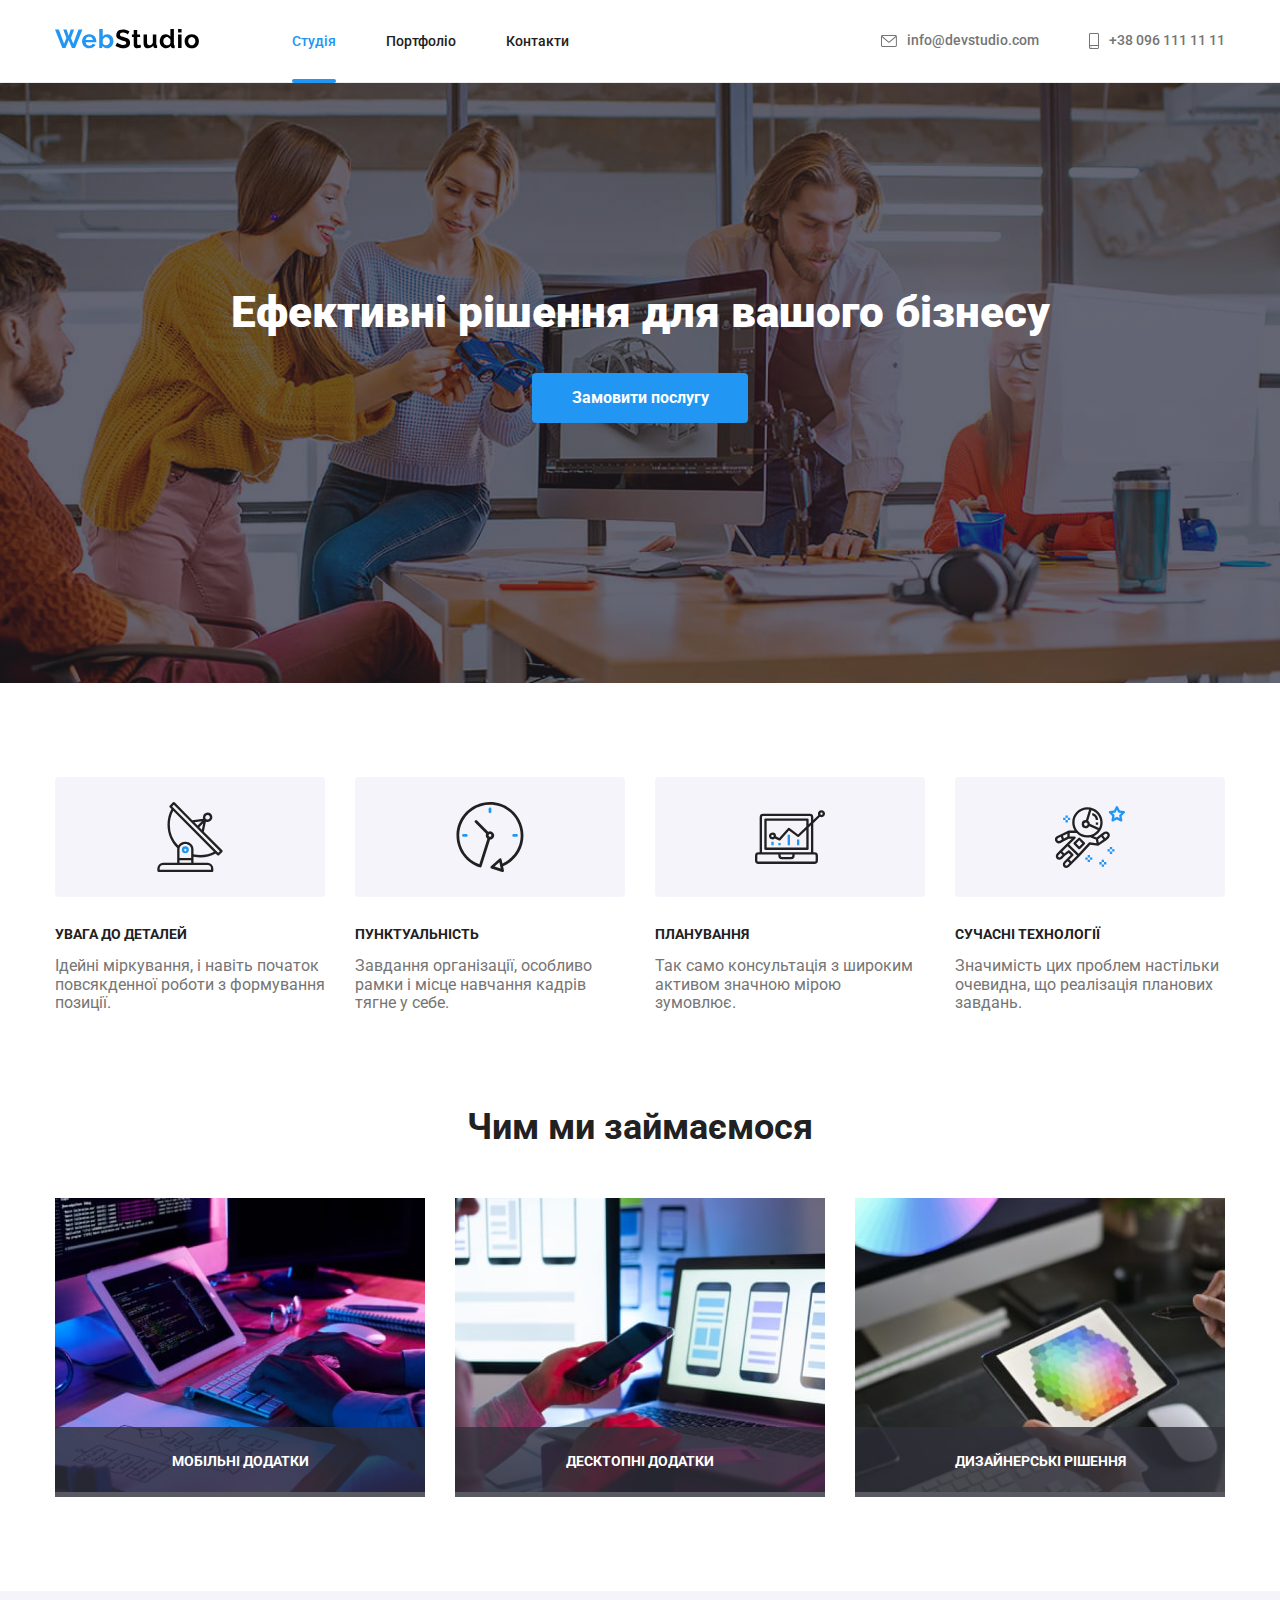
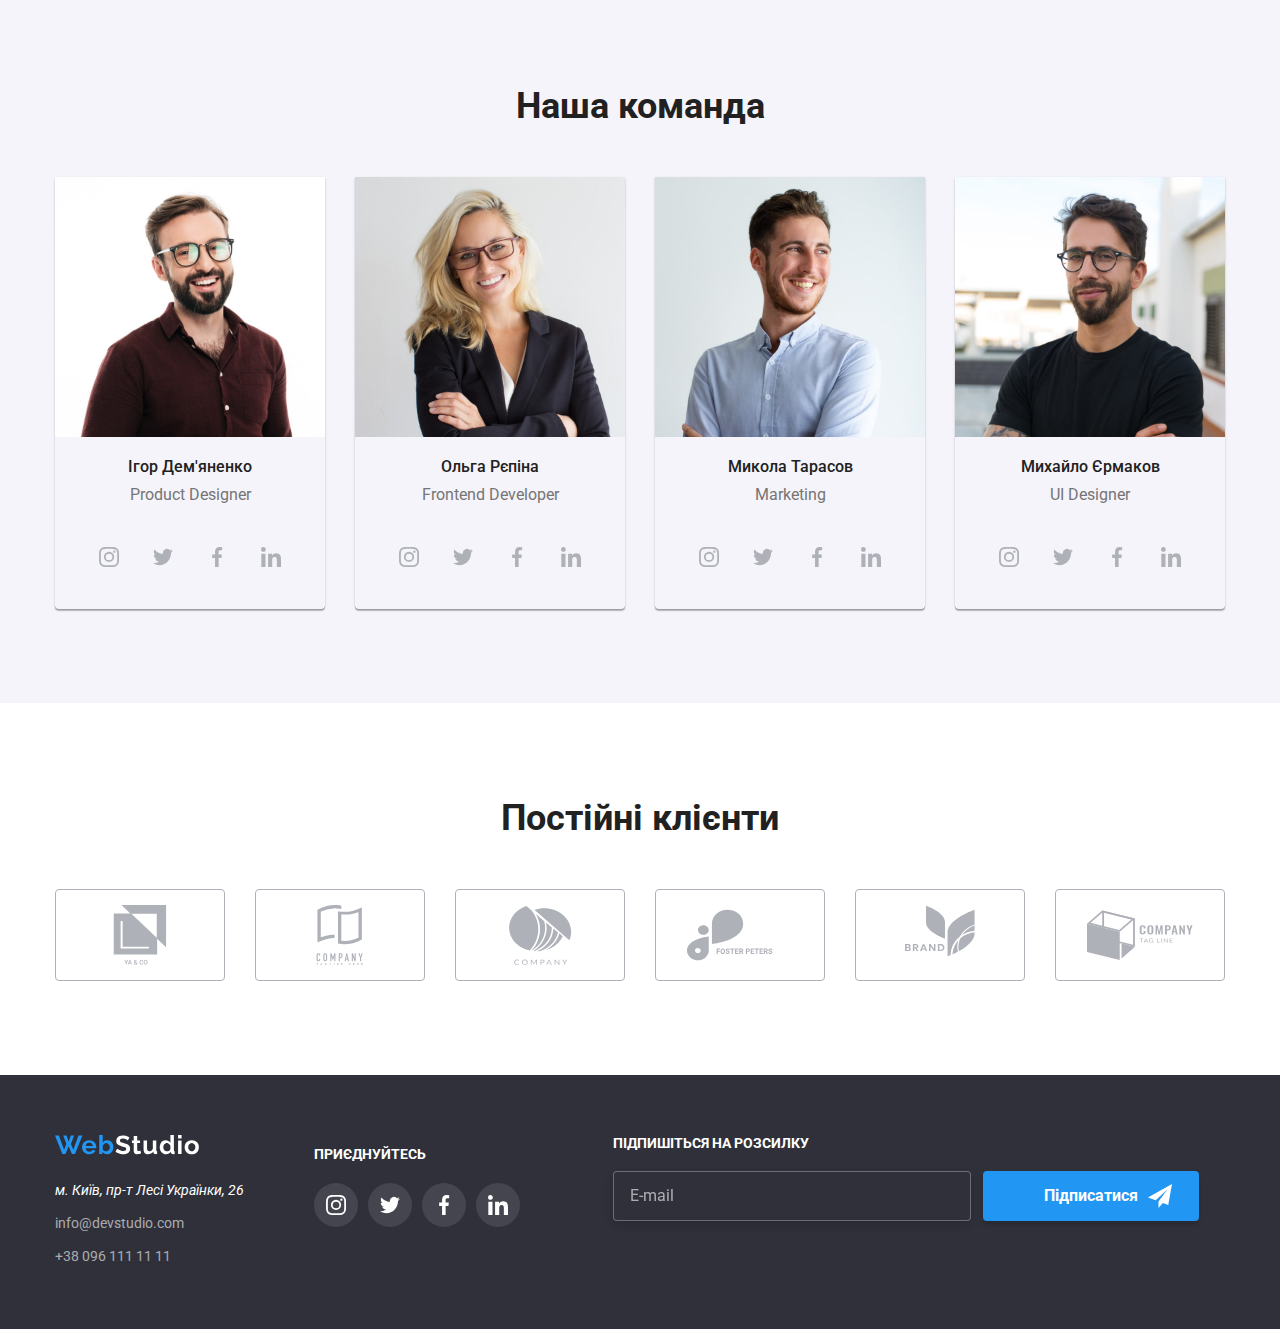
<file: index.html>
<!DOCTYPE html>
<html lang="uk">
  <head>
    <meta charset="UTF-8" />
    <meta http-equiv="X-UA-Compatible" content="IE=edge" />
    <meta name="viewport" content="width=device-width, initial-scale=1.0" />
    <title>Студія</title>
    <link
      rel="stylesheet"
      href="https://cdnjs.cloudflare.com/ajax/libs/modern-normalize/1.1.0/modern-normalize.css"
    />
    <link rel="stylesheet" href="./css/styles.css" />
    <link rel="preconnect" href="https://fonts.googleapis.com" />
    <link rel="preconnect" href="https://fonts.gstatic.com" crossorigin />
    <link
      href="https://fonts.googleapis.com/css2?family=Raleway:wght@700&family=Roboto:wght@400;500;700;900&display=swap"
      rel="stylesheet"
    />
  </head>
  <body class="page">
    <header class="page-header">
      <nav class="container main-nav">
        <a href="index.html">
          <img src="./imges/logo.svg" alt="Logo" />
        </a>
        <ul class="site-nav list">
          <li class="item">
            <a class="link curent" href="./index.html">Студія</a>
          </li>
          <li class="item">
            <a class="link" href="./portfolio.html">Портфоліо</a>
          </li>
          <li class="item"><a class="link" href="#">Контакти</a></li>
        </ul>
        <ul class="auth-nav list">
          <li class="item">
            <a class="link" href="mailto:info@devstudio.com">
              <svg class="icon" width="16" height="12">
                <use href="./imges/icons.svg#envelope"></use></svg><span>info@devstudio.com</span>
            </a>
          </li>
          <li class="item">
            <a class="link" href="tel:+380961111111">
              <svg class="icon" width="10" height="16">
                <use href="./imges/icons.svg#smartphone"></use></svg><span>+38 096 111 11 11</span></a
            >
          </li>
        </ul>
      </nav>
    </header>
    <main>
      <section class="hero">
        <h1 class="hero-title">Ефективні рішення для вашого бізнесу</h1>
        <button class="button primery" type="button" data-modal-open>
          Замовити послугу
        </button>
      </section>
      <!--Головні риси працівників-->
      <section class="section">
        <div class="container">
          <h2 class="section-title uno">Головні риси працівників</h2>
          <ul class="features-list">
            <li class="item">
              <div class="icon-bcg">
                <svg class="icon" width="70" height="70">
                  <use href="./imges/icons.svg#antenna"></use>
                </svg>
              </div>
              <h3 class="title">УВАГА ДО ДЕТАЛЕЙ</h3>
              <p class="text">
                Ідейні міркування, і навіть початок повсякденної роботи з
                формування позиції.
              </p>
            </li>
            <li class="item">
              <div class="icon-bcg">
                <svg class="icon" width="70" height="70">
                  <use href="./imges/icons.svg#clock"></use>
                </svg>
              </div>
              <h3 class="title">ПУНКТУАЛЬНІСТЬ</h3>
              <p class="text">
                Завдання організації, особливо рамки і місце навчання кадрів
                тягне у себе.
              </p>
            </li>
            <li class="item">
              <div class="icon-bcg">
                <svg class="icon" width="70" height="70">
                  <use href="./imges/icons.svg#diagram"></use>
                </svg>
              </div>
              <h3 class="title">ПЛАНУВАННЯ</h3>
              <p class="text">
                Так само консультація з широким активом значною мірою зумовлює.
              </p>
            </li>
            <li class="item">
              <div class="icon-bcg">
                <svg class="icon" width="70" height="70">
                  <use href="./imges/icons.svg#astronaut"></use>
                </svg>
              </div>
              <h3 class="title">СУЧАСНІ ТЕХНОЛОГІЇ</h3>
              <p class="text">
                Значимість цих проблем настільки очевидна, що реалізація
                планових завдань.
              </p>
            </li>
          </ul>
        </div>
      </section>
      <!--Чим ми займаємося-->
      <section class="section work">
        <div class="container">
          <h2 class="section-title">Чим ми займаємося</h2>
          <ul class="work-list">
            <li class="item">
              <img src="./imges/img1-min.jpg" alt="комп'ютер" width="370" />
              <p class="text">Мобільні додатки</p>
            </li>
            <li class="item">
              <img src="./imges/img2-min.jpg" alt="телефон" width="370" />
              <p class="text">Десктопні додатки</p>
            </li>
            <li class="item">
              <img src="./imges/img3-min.jpg" alt="планшет" width="370" />
              <p class="text">Дизайнерські рішення</p>
            </li>
          </ul>
        </div>
      </section>
      <!--Наша команда-->
      <section class="section comand">
        <div class="container">
          <h2 class="section-title">Наша команда</h2>
          <ul class="employee-list">
            <li class="item">
              <img src="./imges/Igor.jpg" alt="Ігор" width="270" />
              <h3 class="title">Ігор Дем'яненко</h3>
              <p class="text" lang="en">Product Designer</p>
              <ul class="social-icons list">
                <li class="social-item">
                  <a class="social-link link" href="">
                    <svg class="icon" width="20" height="20">
                      <use href="./imges/icons.svg#instagram"></use>
                    </svg>
                  </a>
                </li>
                <li class="social-item">
                  <a class="social-link link" href="">
                    <svg class="icon" width="20" height="20">
                      <use href="./imges/icons.svg#twitter"></use>
                    </svg>
                  </a>
                </li>
                <li class="social-item">
                  <a class="social-link link" href="">
                    <svg class="icon" width="20" height="20">
                      <use href="./imges/icons.svg#facebook"></use>
                    </svg>
                  </a>
                </li>
                <li class="social-item">
                  <a class="social-link link" href="">
                    <svg class="icon" width="20" height="20">
                      <use href="./imges/icons.svg#linkedin"></use>
                    </svg>
                  </a>
                </li>
              </ul>
            </li>
            <li class="item">
              <img src="./imges/Olga.jpg" alt="Ольга" width="270" />
              <h3 class="title">Ольга Рєпіна</h3>
              <p class="text" lang="en">Frontend Developer</p>
              <ul class="social-icons list">
                <li class="social-item">
                  <a class="social-link link" href="">
                    <svg class="icon" width="20" height="20">
                      <use href="./imges/icons.svg#instagram"></use>
                    </svg>
                  </a>
                </li>
                <li class="social-item">
                  <a class="social-link link" href="">
                    <svg class="icon" width="20" height="20">
                      <use href="./imges/icons.svg#twitter"></use>
                    </svg>
                  </a>
                </li>
                <li class="social-item">
                  <a class="social-link link" href="">
                    <svg class="icon" width="20" height="20">
                      <use href="./imges/icons.svg#facebook"></use>
                    </svg>
                  </a>
                </li>
                <li class="social-item">
                  <a class="social-link link" href="">
                    <svg class="icon" width="20" height="20">
                      <use href="./imges/icons.svg#linkedin"></use>
                    </svg>
                  </a>
                </li>
              </ul>
            </li>
            <li class="item">
              <img src="./imges/Mikola.jpg" alt="Микола" width="270" />
              <h3 class="title">Микола Тарасов</h3>
              <p class="text" lang="en">Marketing</p>
              <ul class="social-icons list">
                <li class="social-item">
                  <a class="social-link link" href="">
                    <svg class="icon" width="20" height="20">
                      <use href="./imges/icons.svg#instagram"></use>
                    </svg>
                  </a>
                </li>
                <li class="social-item">
                  <a class="social-link link" href="">
                    <svg class="icon" width="20" height="20">
                      <use href="./imges/icons.svg#twitter"></use>
                    </svg>
                  </a>
                </li>
                <li class="social-item">
                  <a class="social-link link" href="">
                    <svg class="icon" width="20" height="20">
                      <use href="./imges/icons.svg#facebook"></use>
                    </svg>
                  </a>
                </li>
                <li class="social-item">
                  <a class="social-link link" href="">
                    <svg class="icon" width="20" height="20">
                      <use href="./imges/icons.svg#linkedin"></use>
                    </svg>
                  </a>
                </li>
              </ul>
            </li>
            <li class="item">
              <img src="./imges/Mihaylo.jpg" alt="Михайло" width="270" />
              <h3 class="title">Михайло Єрмаков</h3>
              <p class="text" lang="en">UI Designer</p>
              <ul class="social-icons list">
                <li class="social-item">
                  <a class="social-link link" href="">
                    <svg class="icon" width="20" height="20">
                      <use href="./imges/icons.svg#instagram"></use>
                    </svg>
                  </a>
                </li>
                <li class="social-item">
                  <a class="social-link link" href="">
                    <svg class="icon" width="20" height="20">
                      <use href="./imges/icons.svg#twitter"></use>
                    </svg>
                  </a>
                </li>
                <li class="social-item">
                  <a class="social-link link" href="">
                    <svg class="icon" width="20" height="20">
                      <use href="./imges/icons.svg#facebook"></use>
                    </svg>
                  </a>
                </li>
                <li class="social-item">
                  <a class="social-link link" href="">
                    <svg class="icon" width="20" height="20">
                      <use href="./imges/icons.svg#linkedin"></use>
                    </svg>
                  </a>
                </li>
              </ul>
            </li>
          </ul>
        </div>
      </section>
      <!-- Наші клієнти -->
      <section class="section clients">
        <div class="container">
          <h2 class="section-title">Постійні клієнти</h2>
          <ul class="clients-list">
            <li class="item">
              <a class="link" href=""
                ><svg class="icon" width="106" height="60">
                  <use href="./imges/icons.svg#group1"></use></svg></a>
            </li>
            <li class="item">
              <a class="link" href=""
                ><svg class="icon" width="106" height="60">
                  <use href="./imges/icons.svg#group2"></use></svg></a>
            </li>
            <li class="item">
              <a class="link" href=""
                ><svg class="icon" width="106" height="60">
                  <use href="./imges/icons.svg#group3"></use></svg></a>
            </li>
            <li class="item">
              <a class="link" href=""
                ><svg class="icon" width="106" height="60">
                  <use href="./imges/icons.svg#group4"></use></svg></a>
            </li>
            <li class="item">
              <a class="link" href="">
                <svg class="icon" width="106" height="60">
                  <use href="./imges/icons.svg#group5"></use></svg></a>
            </li>
            <li class="item">
              <a class="link" href=""
                ><svg class="icon" width="106" height="60">
                  <use href="./imges/icons.svg#group6"></use></svg></a>
            </li>
          </ul>
        </div>
      </section>
    </main>
    <!-- footer -->
    <footer class="footer">
      <div class="footer-div container">
        <div>
          <a class="logo" href="index.html"
            ><img src="./imges/logofooter.svg" alt="Logo"
          /></a>
          <address class="address">м. Київ, пр-т Лесі Українки, 26</address>
          <ul class="list">
            <li class="mail">
              <a class="link" href="mailto:info@devstudio.com"
                >info@devstudio.com</a
              >
            </li>
            <li class="tel">
              <a class="link" href="tel:+380961111111">+38 096 111 11 11</a>
            </li>
          </ul>
        </div>
        <div class="follow">
          <p class="text">Приєднуйтесь</p>
          <ul class="list">
            <li class="item">
              <a class="link" href="">
                <svg class="icon" width="20" height="20">
                  <use href="./imges/icons.svg#instagram"></use></svg></a>
            </li>
            <li class="item">
              <a class="link" href="">
                <svg class="icon" width="20" height="20">
                  <use href="./imges/icons.svg#twitter"></use></svg></a>
            </li>
            <li class="item">
              <a class="link" href="">
                <svg class="icon" width="20" height="20">
                  <use href="./imges/icons.svg#facebook"></use></svg></a>
            </li>
            <li class="item">
              <a class="link" href=""
                ><svg class="icon" width="20" height="20">
                  <use href="./imges/icons.svg#linkedin"></use></svg></a>
            </li>
          </ul>
        </div>
        <div>
          <form class="js-speaker-form form-subscription">
              <label class="form-fieldset"  ><span class="form-title">Підпишіться на розсилку</span>
               <input class="email" type="email" name="mail" placeholder="E-mail"/></label>
              <button class="button " type="submit"><span class="text">Підписатися</span> 
                <svg class="icon" width="24" height="24">
                  <use href="./imges/icons.svg#icon-send-1"></use>
                </svg>
              </button>
          </form>
        </div>
      </div>
    </footer>
    <!-- Backdrop -->
    <div class="backdrop is-hidden" data-modal>
      <div class="modal">
        <button class="modal-button" data-modal-close>&#10005;</button>
        <h2 class="title">Залиште свої дані, ми вам передзвонимо</h2>
        <form class="js-speaker-form form-modal">
              <label class="form-fieldset" ><span class="form-title">Ім'я</span>
                <span class="info-icon">
                  <input class="info" type="text" name="name" required  />
                <svg class="icon" width="18" height="18">
                  <use href="./imges/icons.svg#person-black-18dp-1-1"></use>
                </svg>
                </span>
            </label>
              
              <label class="form-fieldset" >
                <span class="form-title">Телефон</span>
                <span class="info-icon">
                      <input class="info" type="tel" name="tel"  required  />
              <svg class="icon" width="18" height="18">
                  <use href="./imges/icons.svg#phone-black-18dp-1-1"></use>
                </svg>
                </span>
             </label>
              
              <label class="form-fieldset" >
                <span class="form-title">Пошта</span> 
                <span class="info-icon">
                  <input class="info" type="email" name="mail"  required /> 
              <svg class="icon" width="18" height="18">
                  <use href="./imges/icons.svg#email-black-18dp-1-1"></use>
                </svg>
                </span>
                </label>
              <label class="form-text" >
                  <span class="form-title">Коментар</span> 
                  <textarea class=" text" name="comment" placeholder="Введіть текст"  cols="30" rows="10"></textarea>
              </label>
             <div class="form-checked">
               <input class="checked visually-hidden" type="checkbox" name="agry" id="checked-modal" value="agry"/>
                <label class="checked-text" for="checked-modal" >
                  Погоджуюся з розсилкою та приймаю <a class="link" href="">Умови договору </a>
                </label>
             </div>
              <button class="button-form" type="submit">Відправити
              </button>
          </form>
      </div>
    </div>
    <script src="./js/modal.js"></script>
    <script>
      (() => {
        document
          .querySelector(".js-speaker-form")
          .addEventListener("submit", (e) => {
            e.preventDefault();

            new FormData(e.currentTarget).forEach((value, name) =>
              console.log(`${name}: ${value}`)
            );

            e.currentTarget.reset();
          });
      })();
    </script>
  </body>
</html>
</file>
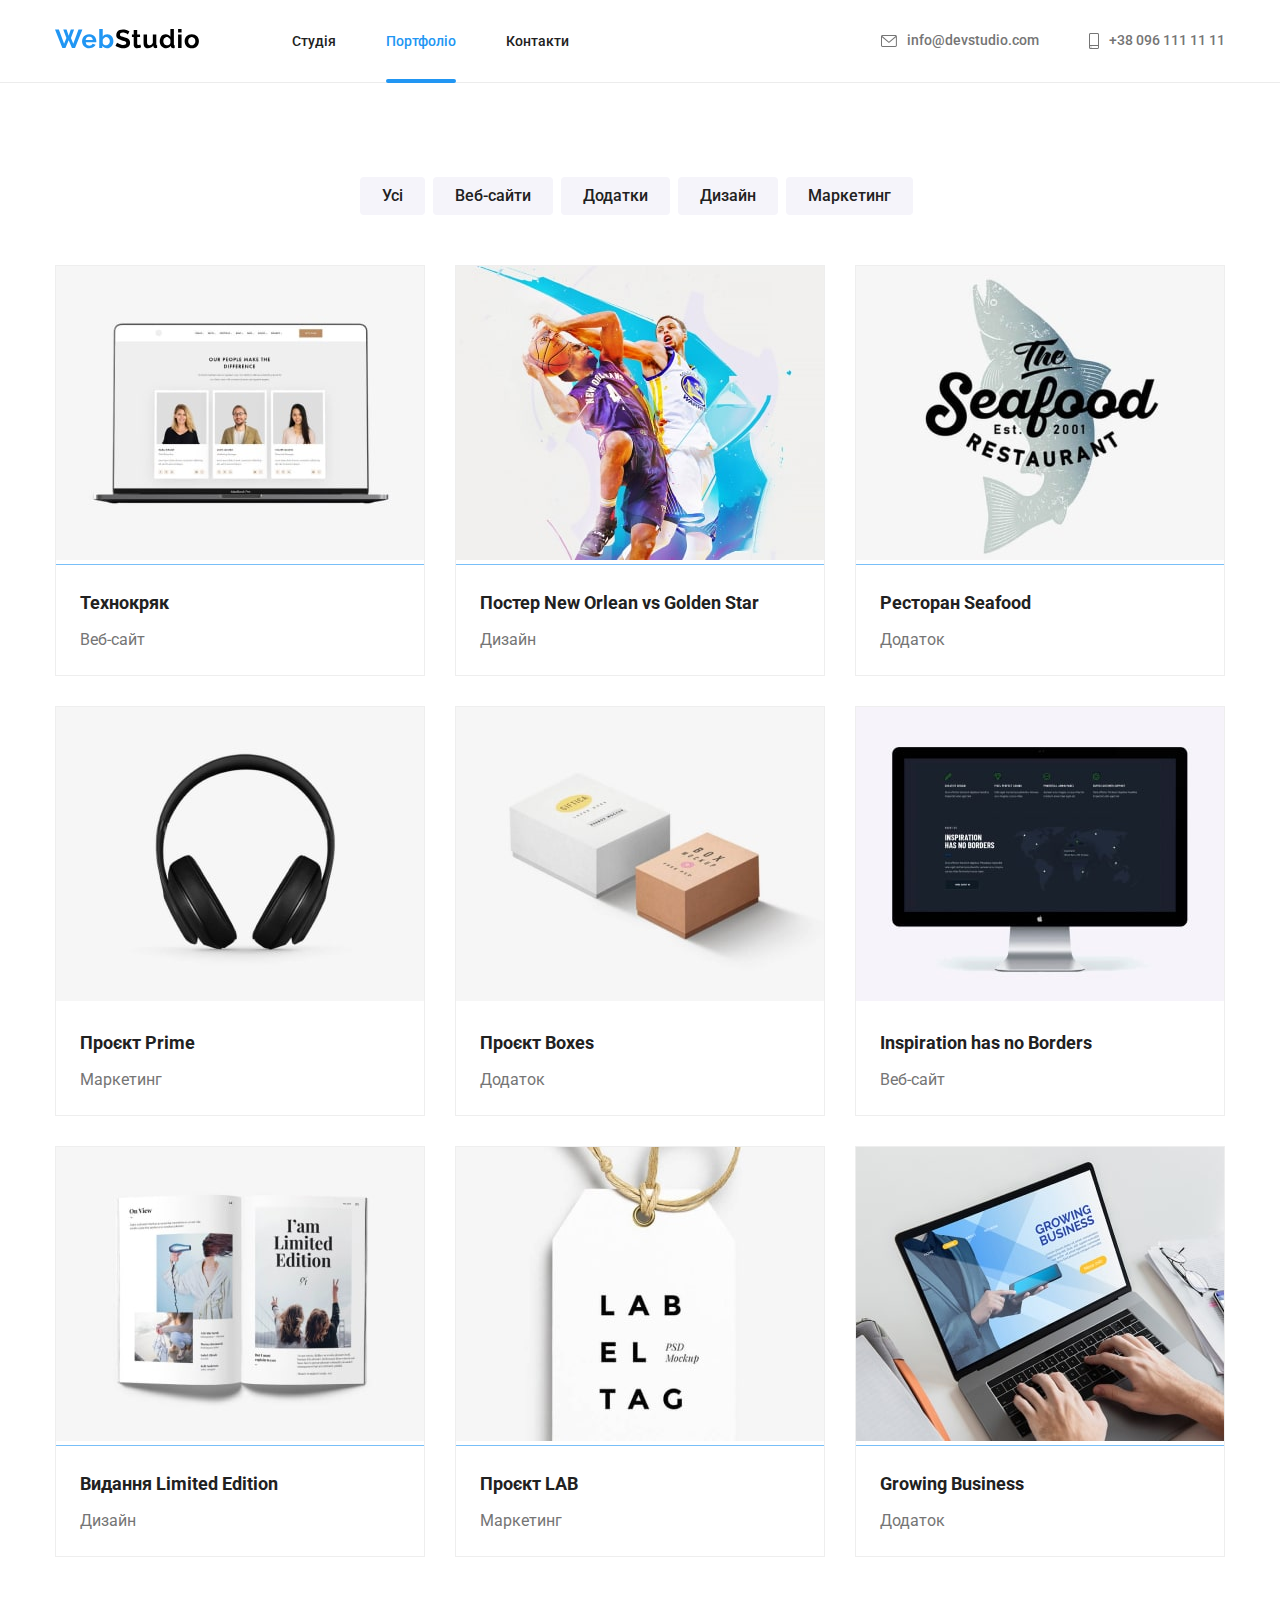
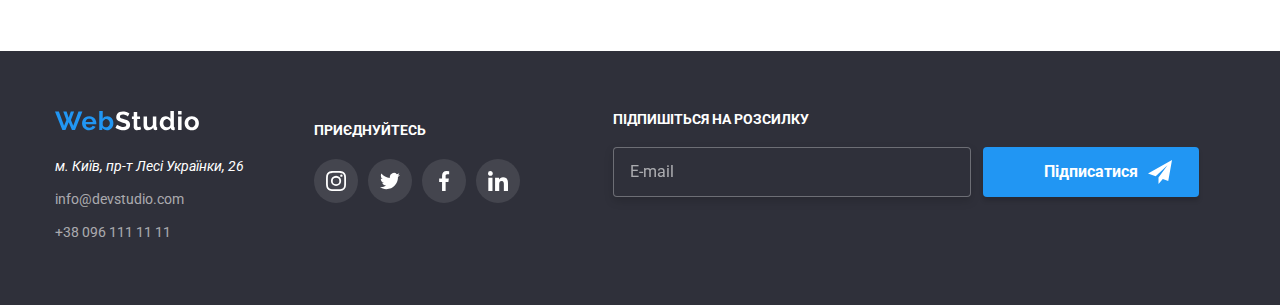
<file: portfolio.html>
<!DOCTYPE html>
<html lang="en">
  <head>
    <meta charset="UTF-8" />
    <meta http-equiv="X-UA-Compatible" content="IE=edge" />
    <meta name="viewport" content="width=device-width, initial-scale=1.0" />
    <title>portfolio</title>
    <link
      rel="stylesheet"
      href="https://cdnjs.cloudflare.com/ajax/libs/modern-normalize/1.1.0/modern-normalize.css"
    />
    <link rel="stylesheet" href="./css/styles.css" />
    <link rel="preconnect" href="https://fonts.googleapis.com" />
    <link rel="preconnect" href="https://fonts.gstatic.com" crossorigin />
    <link
      href="https://fonts.googleapis.com/css2?family=Raleway:wght@700&family=Roboto:wght@400;500;700;900&display=swap"
      rel="stylesheet"
    />
  </head>
  <body class="page">
    <header class="page-header">
      <nav class="container main-nav">
        <a href="index.html"><img src="./imges/logo.svg" alt="Logo" /></a>
        <ul class="site-nav list">
          <li class="item"><a class="link" href="./index.html">Студія</a></li>
          <li class="item">
            <a class="link curent" href="./portfolio.html">Портфоліо</a>
          </li>
          <li class="item"><a class="link" href="#">Контакти</a></li>
        </ul>
        <ul class="auth-nav list">
          <li class="item">
            <a class="link" href="mailto:info@devstudio.com">
              <svg class="icon" width="16" height="12">
                <use href="./imges/icons.svg#envelope"></use>
              </svg>
              <span>info@devstudio.com</span>
            </a>
          </li>
          <li class="item">
            <a class="link" href="tel:+380961111111">
              <svg class="icon" width="10" height="16">
                <use href="./imges/icons.svg#smartphone"></use>
              </svg>
              <span>+38 096 111 11 11</span></a
            >
          </li>
        </ul>
      </nav>
    </header>
    <main>
      <!-- кнопки -->
      <section class="section">
        <div class="container">
          <ul class="nav-list">
            <li class="item">
              <button class="button secondary" type="button">Усі</button>
            </li>
            <li class="item">
              <button class="button secondary" type="button">Веб-сайти</button>
            </li>
            <li class="item">
              <button class="button secondary" type="button">Додатки</button>
            </li>
            <li class="item">
              <button class="button secondary" type="button">Дизайн</button>
            </li>
            <li class="item">
              <button class="button secondary" type="button">Маркетинг</button>
            </li>
          </ul>

          <!-- Карточки з продуктами -->
          <ul class="product-list">
            <li class="item">
              <a href="" class="link">
                <div class="img">
                  <img class="photo"
                    src="./imges/технокряк.jpg"
                    alt="технокряк"
                    width="370"
                  />
                  <div class="overlay">
                    <p class="actions">
                      Ресурс пропонує комплексні пропозиції з різним рівнем
                      функціоналу та сервісів. Все це дозволить відвідувачу
                      отримати вичерпні відомості про компанію чи приватну
                      особу.
                    </p>
                  </div>
                </div>
                <div class="product-inform">
                  <h3 class="title">Технокряк</h3>
                  <p class="text">Веб-сайт</p>
                </div>
              </a>
            </li>

             <li class="item">
              <a href="" class="link">
                <div class="img">
                  <img
                    src="./imges/Постер-New-Orlean-vs-Golden-Star.jpg"
                    alt="технокряк"
                    width="370"
                  />
                  <div class="overlay">
                    <p class="actions">
                      Ресурс пропонує комплексні пропозиції з різним рівнем
                      функціоналу та сервісів. Все це дозволить відвідувачу
                      отримати вичерпні відомості про компанію чи приватну
                      особу.
                    </p>
                  </div>
                </div>
                <div class="product-inform">
                  <h3 class="title">Постер New Orlean vs Golden Star</h3>
                  <p class="text">Дизайн</p>
                </div>
              </a>
            </li>

              <li class="item">
              <a href="" class="link">
                <div class="img">
                  <img
                    src="./imges/ресторан-Seafood.jpg"
                    alt="технокряк"
                    width="370"
                  />
                  <div class="overlay">
                    <p class="actions">
                      Ресурс пропонує комплексні пропозиції з різним рівнем
                      функціоналу та сервісів. Все це дозволить відвідувачу
                      отримати вичерпні відомості про компанію чи приватну
                      особу.
                    </p>
                  </div>
                </div>
                <div class="product-inform">
                  <h3 class="title">Ресторан Seafood</h3>
                  <p class="text">Додаток</p>
                </div>
              </a>
            </li>

             <li class="item">
              <a href="" class="link">
                <div class="img">
                  <img
                    src="./imges/Проєкт-Prime.jpg"
                    alt="технокряк"
                    width="370"
                  />
                  <div class="overlay">
                    <p class="actions">
                      Ресурс пропонує комплексні пропозиції з різним рівнем
                      функціоналу та сервісів. Все це дозволить відвідувачу
                      отримати вичерпні відомості про компанію чи приватну
                      особу.
                    </p>
                  </div>
                </div>
                <div class="product-inform">
                  <h3 class="title">Проєкт Prime</h3>
                  <p class="text">Маркетинг</p>
                </div>
              </a>
            </li>

              <li class="item">
              <a href="" class="link">
                <div class="img">
                  <img
                    src="./imges/Проєкт-Boxes.jpg"
                    alt="технокряк"
                    width="370"
                  />
                  <div class="overlay">
                    <p class="actions">
                      Ресурс пропонує комплексні пропозиції з різним рівнем
                      функціоналу та сервісів. Все це дозволить відвідувачу
                      отримати вичерпні відомості про компанію чи приватну
                      особу.
                    </p>
                  </div>
                </div>
                <div class="product-inform">
                  <h3 class="title">Проєкт Boxes</h3>
                  <p class="text">Додаток</p>
                </div>
              </a>
            </li>

              <li class="item">
              <a href="" class="link">
                <div class="img">
                  <img
                    src="./imges/Inspiration-has-no-Borders.jpg"
                    alt="технокряк"
                    width="370"
                  />
                  <div class="overlay">
                    <p class="actions">
                      Ресурс пропонує комплексні пропозиції з різним рівнем
                      функціоналу та сервісів. Все це дозволить відвідувачу
                      отримати вичерпні відомості про компанію чи приватну
                      особу.
                    </p>
                  </div>
                </div>
                <div class="product-inform">
                  <h3 class="title">Inspiration has no Borders</h3>
                  <p class="text">Веб-сайт</p>
                </div>
              </a>
            </li>

             <li class="item">
              <a href="" class="link">
                <div class="img">
                  <img
                    src="./imges/Видання-Limited-Edition.jpg"
                    alt="технокряк"
                    width="370"
                  />
                  <div class="overlay">
                    <p class="actions">
                      Ресурс пропонує комплексні пропозиції з різним рівнем
                      функціоналу та сервісів. Все це дозволить відвідувачу
                      отримати вичерпні відомості про компанію чи приватну
                      особу.
                    </p>
                  </div>
                </div>
                <div class="product-inform">
                  <h3 class="title">Видання Limited Edition</h3>
                  <p class="text">Дизайн</p>
                </div>
              </a>
            </li>

              <li class="item">
              <a href="" class="link">
                <div class="img">
                  <img
                    src="./imges/Проєкт-LAB.jpg"
                    alt="технокряк"
                    width="370"
                  />
                  <div class="overlay">
                    <p class="actions">
                      Ресурс пропонує комплексні пропозиції з різним рівнем
                      функціоналу та сервісів. Все це дозволить відвідувачу
                      отримати вичерпні відомості про компанію чи приватну
                      особу.
                    </p>
                  </div>
                </div>
                <div class="product-inform">
                  <h3 class="title">Проєкт LAB</h3>
                  <p class="text">Маркетинг</p>
                </div>
              </a>
            </li>

             <li class="item">
              <a href="" class="link">
                <div class="img">
                  <img
                    src="./imges/Growing-Business.jpg"
                    alt="технокряк"
                    width="370"
                  />
                  <div class="overlay">
                    <p class="actions">
                      Ресурс пропонує комплексні пропозиції з різним рівнем
                      функціоналу та сервісів. Все це дозволить відвідувачу
                      отримати вичерпні відомості про компанію чи приватну
                      особу.
                    </p>
                  </div>
                </div>
                <div class="product-inform">
                  <h3 class="title">Growing Business</h3>
                  <p class="text">Додаток</p>
                </div>
              </a>
            </li>
          </ul>
        </div>
      </section>
    </main>
    <footer class="footer">
      <div class="footer-div container">
        <div>
          <a class="logo" href="index.html"
            ><img src="./imges/logofooter.svg" alt="Logo"
          /></a>
          <address class="address">м. Київ, пр-т Лесі Українки, 26</address>
          <ul class="list">
            <li class="mail">
              <a class="link" href="mailto:info@devstudio.com"
                >info@devstudio.com</a
              >
            </li>
            <li class="tel">
              <a class="link" href="tel:+380961111111">+38 096 111 11 11</a>
            </li>
          </ul>
        </div>
        <div class="follow">
          <p class="text">Приєднуйтесь</p>
          <ul class="list">
            <li class="item">
              <a class="link" href="">
                <svg class="icon" width="20" height="20">
                  <use href="./imges/icons.svg#instagram"></use></svg></a>
            </li>
            <li class="item">
              <a class="link" href="">
                <svg class="icon" width="20" height="20">
                  <use href="./imges/icons.svg#twitter"></use></svg></a>
            </li>
            <li class="item">
              <a class="link" href="">
                <svg class="icon" width="20" height="20">
                  <use href="./imges/icons.svg#facebook"></use></svg></a>
            </li>
            <li class="item">
              <a class="link" href=""
                ><svg class="icon" width="20" height="20">
                  <use href="./imges/icons.svg#linkedin"></use></svg></a>
            </li>
          </ul>
        </div>
        <div>
          <form class="js-speaker-form form-subscription">
              <label class="form-fieldset"  ><span class="form-title">Підпишіться на розсилку</span>
               <input class="email" type="email" name="mail" placeholder="E-mail"/></label>
              <button class="button " type="submit"><span class="text">Підписатися</span> 
                <svg class="icon" width="24" height="24">
                  <use href="./imges/icons.svg#icon-send-1"></use>
                </svg>
              </button>
          </form>
        </div>
      </div>
    </footer>
  </body>
</html>
</file>
<file: css/styles.css>
/* cstyles Студія */
/* general */
:root{
    --primary-text-color:#757575;  
    --title-text-color: #212121;
    --accent-color:#2196F3;
    --ptimary-white-color:#fff;
}
.page{
    background-color: var(--ptimary-bgc-color);
    color:var(--primary-text-color);
    font-family: 'Roboto', sans-serif; 
margin: o;}

    /* rooles */
        .list {
            list-style: none;
            padding: 0;
            margin: 0;
        }
    .container{
        margin-left: auto;
        margin-right: auto;
        width: 1200px;
        padding-left: 15px;
        padding-right: 15px;}
    .section{
        padding-top: 94px;
        padding-bottom: 94px;
    }
           /* Header */
           .page-header{
            border-bottom: 1px solid #ECECEC;
           }
           .main-nav{
            display: flex;
            align-items: center;
           }
    /* site-nav */
    .site-nav{
        display: flex;
        margin-left: 93px;
    }
    .site-nav .item:not(:last-child){
        margin-right: 50px;
    }
    .site-nav .link{
            display: block;
            position: relative;
            padding-top: 32px;
            padding-bottom: 32px;

            color:var(--title-text-color) ;
            font-weight: 500;
            font-size: 14px;
            line-height: 1.3;
            text-decoration: none;

            transition-property: color;
            transition-duration: 250ms;
            transition-timing-function: cubic-bezier(0.4, 0, 0.2, 1);

    }
    .site-nav .link.curent  { color: var(--accent-color);
    }
    .site-nav .link.curent::after{
        position: absolute;
        content: "";
        display: block;
        width: 100%;
        height: 4px;
        background-color: var(--accent-color);
        border-radius: 2px;
        margin-top: 29px;
    }
    .site-nav .link:hover, .site-nav .link:focus{
       color:var(--accent-color) ; 
    }
    
    /* auth-nav */
    .auth-nav{
        display: flex;
        margin-left: auto;
    }
        .auth-nav .item:not(:last-child){
            margin-right: 50px;
        }
        .auth-nav .link {
            color: var(--primary-text-color);
            font-weight: 500;
            font-size: 14px;
            line-height: 1.14;
            text-decoration: none;
            display: flex;
            align-items: center;

            transition:color 250ms cubic-bezier(0.4, 0, 0.2, 1);
        }
        .auth-nav .link:hover,
        .auth-nav .link:focus {
            color: var(--accent-color);}
        .auth-nav .icon{
            fill:currentColor;
            margin-right: 10px;
                
            }

    /* hero */
    .hero{
        text-align: center;
        padding-top: 200px;
        padding-bottom: 200px;
        margin-left: auto;
        margin-right: auto;
        max-width: 1600px;
        min-height: 600px;
        background-color: #C4C4C4;
        background-image: linear-gradient( rgba(47, 48, 58, 0.4),
         rgba(47, 48, 58, 0.4)),
        url(../imges/hero-bg.jpg);
        background-repeat: no-repeat;
        background-size: cover;
        background-position:center;
    }
    
    .hero-title{
        margin-top: 0;
        margin-bottom: 30px;
        color: #fff;
        font-style:400;
        font-weight: 900;
        font-size: 44px;
        line-height: 1.36;
    }
    .section-title.uno{
        display: none;
    }
    .section-title{color:var(--title-text-color);
        font-weight: 700;
        font-size: 36px;
        line-height: 1.17;
        margin-top: 0;
        margin-bottom: 0;
         text-align: center;}

    /* feauture */
    .features-list{
        display: flex;
        margin-top: 0px;
        margin-bottom: 0px;
        padding-left: 0;
    
        list-style: none;
    }
         .features-list .item:not(:last-child){
            margin-right: 30px;
         }
         .features-list .icon-bcg{
            width: 270px;
            height: 120px;
           display: flex;
           align-items: center;
           justify-content: center;
            background-color: #F5F4FA;
            border-radius: 4px;
            margin-bottom: 30px;
         }
    .features-list .title{
        color:var(--title-text-color);  
        font-weight: 700;
        font-size: 14px;
        line-height: 1.14;
        margin-top: 0;
        margin-bottom: 10;
    }
    .features-list .text{
        margin-top: 0;
        margin-bottom: 0;
    }
    /* work */
    .section.work{
        padding-top: 0;
    }
    .work-list{
        display: flex;
        list-style: none;
        margin-top: 0;
        margin-bottom: 0;
        padding-left: 0;
}
    .work-list .item:not(:last-child){
        margin-right: 30px;
    }
    .work-list .item{
        position: relative;
    }
    .work-list .text{
        width: 370px;
        height: 70px;
        margin: 0;
        position: absolute;
        bottom: 0;
        left: 0;
        font-weight: 700;
        font-size: 14px;
        line-height: 1.14;
        text-align: center;
        padding-top: 27px;
        text-transform: uppercase;
        color: var(--ptimary-white-color);
        background-color: rgba(47, 48, 58, 0.8);
}
        .section-title{
            margin-bottom: 50px;
        }
    /* employee */
        .section.comand{
            background-color: #F5F4FA;
    }
    .employee-list{
        display: flex;
        list-style: none;
        margin: 0;
        padding-bottom: 0;
        padding-left: 0;
    }
    .employee-list .item{
        padding-bottom:30px ;
        box-shadow: 0px 1px 3px rgba(0, 0, 0, 0.12), 0px 1px 1px rgba(0, 0, 0, 0.14), 0px 2px 1px rgba(0, 0, 0, 0.2);
        border-radius: 0px 0px 4px 4px;
    }
    .employee-list .item:not(:last-child){
        margin-right: 30px;
    }
    .employee-list .title{color:var(--title-text-color);
        font-weight: 500;
        font-size: 16px;
        line-height: 1.19;
        margin-bottom: 10px;
        text-align: center;}
    .employee-list .text{
        font-size: 16px;
        line-height: 1.19x;
        margin-top: 0;
        margin-bottom: 30px;
        text-align: center;
    }
.employee-list .social-icons{
    display: flex;
    justify-content: center;
    margin-top: 16px;
}
    .employee-list .social-item{
        width: 44px;
        height: 44px;
        margin-right: 10px;
        border-radius: 50%;

        transition: background-color 250ms cubic-bezier(0.4, 0, 0.2, 1);
    }
         .employee-list .social-item:hover,
         .employee-list .social-item:focus{
            background-color: var(--accent-color);
            
         }
    .employee-list .social-link{
        width: 100%;
        height: 100%;
        display: flex;
        justify-content: center;
        align-items: center;
    }
        .employee-list .social-item:last-child{
            margin-right: 0;
        }
        .employee-list .icon{
            fill: #AFB1B8;
        }
        .employee-list .social-link:hover .icon,
        .employee-list .social-link:focus .icon
        {
            fill: var(--ptimary-white-color);
        }


/* our clients */
        
     .clients-list{
        display: flex;
        list-style: none;
        margin: 0;
        padding-bottom: 0;
        padding-left: 0;
        justify-content: center;

      }
      .clients .item{
        
        width: 170px;
        height: 92px;
      
        
      }
 
          .clients .item.item:not(:last-child){
            margin-right: 30px;
          }
          .clients .link{
            width: 100%;
            height: 100%;
            display: flex;
             align-items: center;
            justify-content: center;
            border: 1px solid #AFB1B8;
            border-radius: 4px;
            fill: #AFB1B8;  

            transition: border 250ms cubic-bezier(0.4, 0, 0.2, 1),
            fill 250ms cubic-bezier(0.4, 0, 0.2, 1);
          }
          .clients .link:hover,
          .clients .link:focus{
            border: 1px solid var(--accent-color);
            fill:var(--accent-color)
          }


    /* button */
 .button{
        display: inline-block;
        font-weight: 700;
        font-size: 16px;
        line-height: 1.88;
        cursor: pointer;
        border-radius: 4px;
        padding: 10px 32px;
        min-width: 216px;
        text-align: center;
        border: transparent;
 }
    .button.primery {color:var(--ptimary-white-color);
        background-color: #2196F3;

        transition: background-color 250ms cubic-bezier(0.4, 0, 0.2, 1);
    }
    .button.primery:hover,
    .button.primery:focus{background-color: #188CE8;}
    .footer{
        background-color:#2F303A;
        padding-top: 60px;
        padding-bottom: 60px;}
        .footer-div{
            display: flex;
        }
    .logo{
        display: inline-block;
        margin-top: 0px;
        margin-bottom: 20px;
    }
    .footer .link {color: rgba(255, 255, 255, 0.6);
        font-size: 14px;
        line-height: 1.71;
        text-decoration: none;
    
        transition: color 250ms cubic-bezier(0.4, 0, 0.2, 1);}
        
        .mail{margin-bottom: 9px;}
    .footer .address{color: var(--ptimary-white-color);
        font-size: 14px;
        line-height: 1.71;
        margin-bottom: 9px;}
    .footer .link:hover,
    .footer .link:focus {color: var(--accent-color);}
/* Follow */
.follow{
    margin-left: 70px;
    margin-top: 12px;
}

    .follow .list{
        display: flex;
        list-style: none;
        margin: 0;   
    }
   
    .follow .item{
        width: 44px;
            height: 44px;
    background-color: rgba(255, 255, 255, 0.1);
    border-radius: 50%;

    transition: background-color 250ms cubic-bezier(0.4, 0, 0.2, 1);
    }
        .follow .link {
            width: 100%;
            height: 100%;
            display: flex;
            align-items: center;
            justify-content: center;
            fill: var(--ptimary-white-color);
    
            
        }
    .follow .item:hover,
    .follow .item:focus{
        background-color: var(--accent-color);
        border-radius: 50%;
    }
    .follow .item:not(:last-child){
        margin-right: 10px;
    }
         

    .follow .text{
        margin-top: 0;
        margin-bottom: 20px;
        color: var(--ptimary-white-color);
        font-weight: 700;
        font-size: 14px;
        line-height: 1.14;
        text-transform: uppercase;
    }

    .form-subscription{
        display: flex;
        width: 358px;
        margin-left: 93px;
    }
    .form-fieldset{
        display: flex;
        flex-direction: column;
    }
    .form-subscription .email{
        border: 1px solid rgba(255, 255, 255, 0.3);
        filter: drop-shadow(0px 4px 4px rgba(0, 0, 0, 0.15));
        border-radius: 4px;
        width: 358px;
        color: rgba(255, 255, 255, 0.6);
        background-color: #2F303A;
        margin-right: 12px;
        padding-top: 15px;
        padding-bottom: 15px;
        padding-left: 16px;
        padding-right: 16px;
    }
    .form-subscription .email::placeholder{
        color: currentColor;
    }
       .form-subscription .form-title{
        display: block;
            font-weight: 700;
            font-size: 14px;
            line-height: 1,14;
            text-transform: uppercase;
            color: #FFFFFF;
            margin-bottom: 20px;
       }
       .form-subscription .button{
            /* padding: 10px 28px; */
            text-align: center;
            width: 200px;
            height: 50px;
            margin-top:36px;
            background-color: var(--accent-color);
            color: #FFFFFF;
            position: relative;
            box-shadow: 0px 4px 4px rgba(0, 0, 0, 0.15);
            border-radius: 4px;
       }
       .form-subscription .icon{
        position: absolute;
        margin-left: 10px;
        top: 13px;
       }




/* Style Портфоліо */
.nav-list {
    display:flex;
    justify-content:center;
    list-style: none;
    padding-left: 0;
    margin-bottom: 50px;
    margin-top: 0;
}

    .nav-list .item:not(last-child){
        margin-right:8px;
    }

.button.secondary{
    color: var(--title-text-color);
    background-color: #F5F4FA;
    font-weight: 500;
    font-size: 16px;
    line-height: 1.63;
    min-width: auto;
    padding: 6px 22px;


    transition: background-color 250ms cubic-bezier(0.4, 0, 0.2, 1),
                box-shadow 250ms cubic-bezier(0.4, 0, 0.2, 1);
               
}
.button.secondary:hover,
.button.secondary:focus{ 
    color: var(--ptimary-white-color);
    background-color:var(--accent-color);
    font-weight: 500;
    font-size: 16px;
    line-height: 1.63;
    box-shadow: 0px 3px 1px rgba(0, 0, 0, 0.1), 0px 1px 2px rgba(0, 0, 0, 0.08), 0px 2px 2px rgba(0, 0, 0, 0.12);
    border-radius: 4px;

}
.product-list{
    display: flex;
    flex-wrap: wrap ;
    list-style: none;
    padding-left: 0;
    margin-top: 0;
    margin-bottom: 0;}

    .product-list .link{
        text-decoration: none;
    }

    .product-list .item{
        position: relative;
        width: 370px;
        margin-right: 30px;
        margin-bottom: 30px;
        padding-bottom: 20px;
        background-color: #FFFFFF;
        border: 1px solid #EEEEEE;
        

        transition-property: box-shadow;
        transition-duration: 250ms;
        transition-timing-function: cubic-bezier(0.4, 0, 0.2, 1);
    }
    .product-list .item:hover{
        box-shadow: 0px 1px 1px rgba(0, 0, 0, 0.12), 0px 4px 4px rgba(0, 0, 0, 0.06), 1px 4px 6px rgba(0, 0, 0, 0.16);
    }
        .product-list .item:nth-child(3n){
            margin-right: 0;
        }
        .product-list .item:nth-last-child(-n+3){
            margin-bottom: 0;
        }
                 .product-list .img {
                     position: relative;
                     overflow: hidden;
                 }
                 .product-list .overlay{
                     position: absolute;
                     bottom: 0;
                     width: 100%;
                     height: 100%;
                     background-color: var(--accent-color);
                     transform: translateY(100%);
                     transition: transform 250ms cubic-bezier(0.4, 0, 0.2, 1);
                 }
                 .product-list .item:hover .overlay {
                     opacity: 0.9;
                     transform: translateY(0);}
                     .product-list .actions{
                        margin: 0;
                        font-weight: 400;
                        font-size: 18px;
                        line-height: 1.55;
                        color: var(--ptimary-white-color);
                        padding: 63px 24px;
                     }
        .product-inform{
            padding-right: 24px ;
            padding-left: 24px;
        }
.product-list .title{
        color: var(--title-text-color);
        font-weight: 700;
        font-size: 18px;
        line-height: 2;
        padding-top: 20px;
        margin-top: 0;
        margin-bottom: 4px;
}

.product-list .text{
        font-size: 16px;
        line-height: 1.88;
        margin-top: 0;
        margin-bottom: 0;
        color: var(--primary-text-color);
}


/*Модальне вікно */
.backdrop{
    position: fixed;
    top: 0;
    left: 0;
    width: 100%;
    height: 100%;
    background-color: rgba(0, 0, 0, 0.2);
    opacity: 1;

    transition: opacity 250ms cubic-bezier(0.4, 0, 0.2, 1)
}

.backdrop.is-hidden{
    opacity: 0;
    pointer-events: none;
}

.backdrop.is-hidden .modal{
    transform: translate(-50%, -50%) scale(0,9);
}
.modal{
    width: 528px;
    height: 581px;
    padding: 40px 39px 40px 41px;

    position: absolute;
    top: 50%;
    left:50%;   
    background-color: #FFFFFF;
    box-shadow: 0px 1px 3px rgba(0, 0, 0, 0.12), 0px 1px 1px rgba(0, 0, 0, 0.14), 0px 2px 1px rgba(0, 0, 0, 0.2);
    border-radius: 4px;

    transform:translate(-50%, -50%) scale(1);
    transition: transform 250ms cubic-bezier(0.4, 0, 0.2, 1);
}
.modal .title{
        font-weight: 700;
        font-size: 20px;
        line-height: 1.15;
        margin-top: 0;
        margin-bottom: 0;
        text-align: center;
        color: var(--title-text-color);
        margin-bottom: 12px;
}
.modal-button
{   position: absolute;
    top: 8px;
    right: 8px;
    border-radius: 50%;
    padding: 10px;
    border: 1px solid rgba(0, 0, 0, 0.1);
    background-color: var(--ptimary-white-color);
    cursor: pointer;
    transition: color 250ms cubic-bezier(0.4, 0, 0.2, 1);
}
.modal-button:hover
{
    color: var(--accent-color);
}
.form-modal .form-fieldset{
    display: flex;
    margin-bottom: 10px;
}
.form-modal .form-comment{
    margin-bottom: 20px;
}
.form-modal .info-icon{
    position: relative;
}
.form-modal .info{
        border: 1px solid rgba(33, 33, 33, 0.2);
        border-radius: 4px;
        width: 100%;
        height: 40px;
        padding-left: 32px;
        outline: none;
        transition: border 250ms cubic-bezier(0.4, 0, 0.2, 1);
}
.form-modal .info:focus{
    border: 1px solid #2196F3;
}
.form-modal .form-title{
    font-weight: 400;
        font-size: 12px;
        line-height: 1,16;
        color: #757575;
        margin-bottom: 4px;
}
.form-modal .icon{
    position: absolute;
    left: 12px;
    top: 11px;
    fill: var(--title-text-color);
    transition: fill 250ms cubic-bezier(0.4, 0, 0.2, 1);
}
.form-modal .info:focus + .icon{
    fill: var(--accent-color);
    
}
.form-modal .text{
    resize:none;
    width: 448px;
    height: 120px;
    margin-bottom: 20px;
    border: 1px solid rgba(33, 33, 33, 0.2);
    border-radius: 4px;
    padding: 12px 16px;
    transition: border 250ms cubic-bezier(0.4, 0, 0.2, 1);
    outline: none;
}
.form-modal .text:focus{
    border: 1px solid #2196F3;
}

.info.text::placeholder{
    padding: 12px 16px;
}
.form-modal .checked{
margin-right: 7px;
}
.form-modal .checked-text{
    display: flex;
        font-size: 14px;
        line-height: 1.71;
        align-items: center;
}
.form-modal .link {
    color: #2196F3;
}

.form-checked {
    margin-left: 13px;
    align-items: center;
    margin-bottom: 30px;
}
.form-modal .checked-text::before{
    content: " ";
    display: flex;
    width: 16px;
    height: 15px;
    margin-right: 8px;
    border: 2px solid black;
    border-radius: 2px;
}

.form-modal .checked:checked + .checked-text::before{
    background-color:var(--accent-color);
    border: none;
    background-image: url(../imges/Vector.svg);
    background-repeat: no-repeat;
    background-position: center;
}
.visually-hidden{
    position: absolute;
    width: 1px;
    height: 1px;
    margin: -1px;
    border: 0;
    padding: 0;
    white-space: nowrap;
    clip-path: inset(100%);
    clip: rect(0 0 0 0);
    overflow:hidden;

}
.button-form{
    padding: 10px 52px;
    margin-left: 124px;
        font-weight: 700;
        font-size: 16px;
        line-height: 1.88;
        display: flex;
        align-items: center;
        text-align: center;
        letter-spacing: 0.06em;
        color: #FFFFFF;
        background: #188CE8;
        box-shadow: 0px 4px 4px rgba(0, 0, 0, 0.15);
        border-radius: 4px;
        border: none;
        
}
</file>
